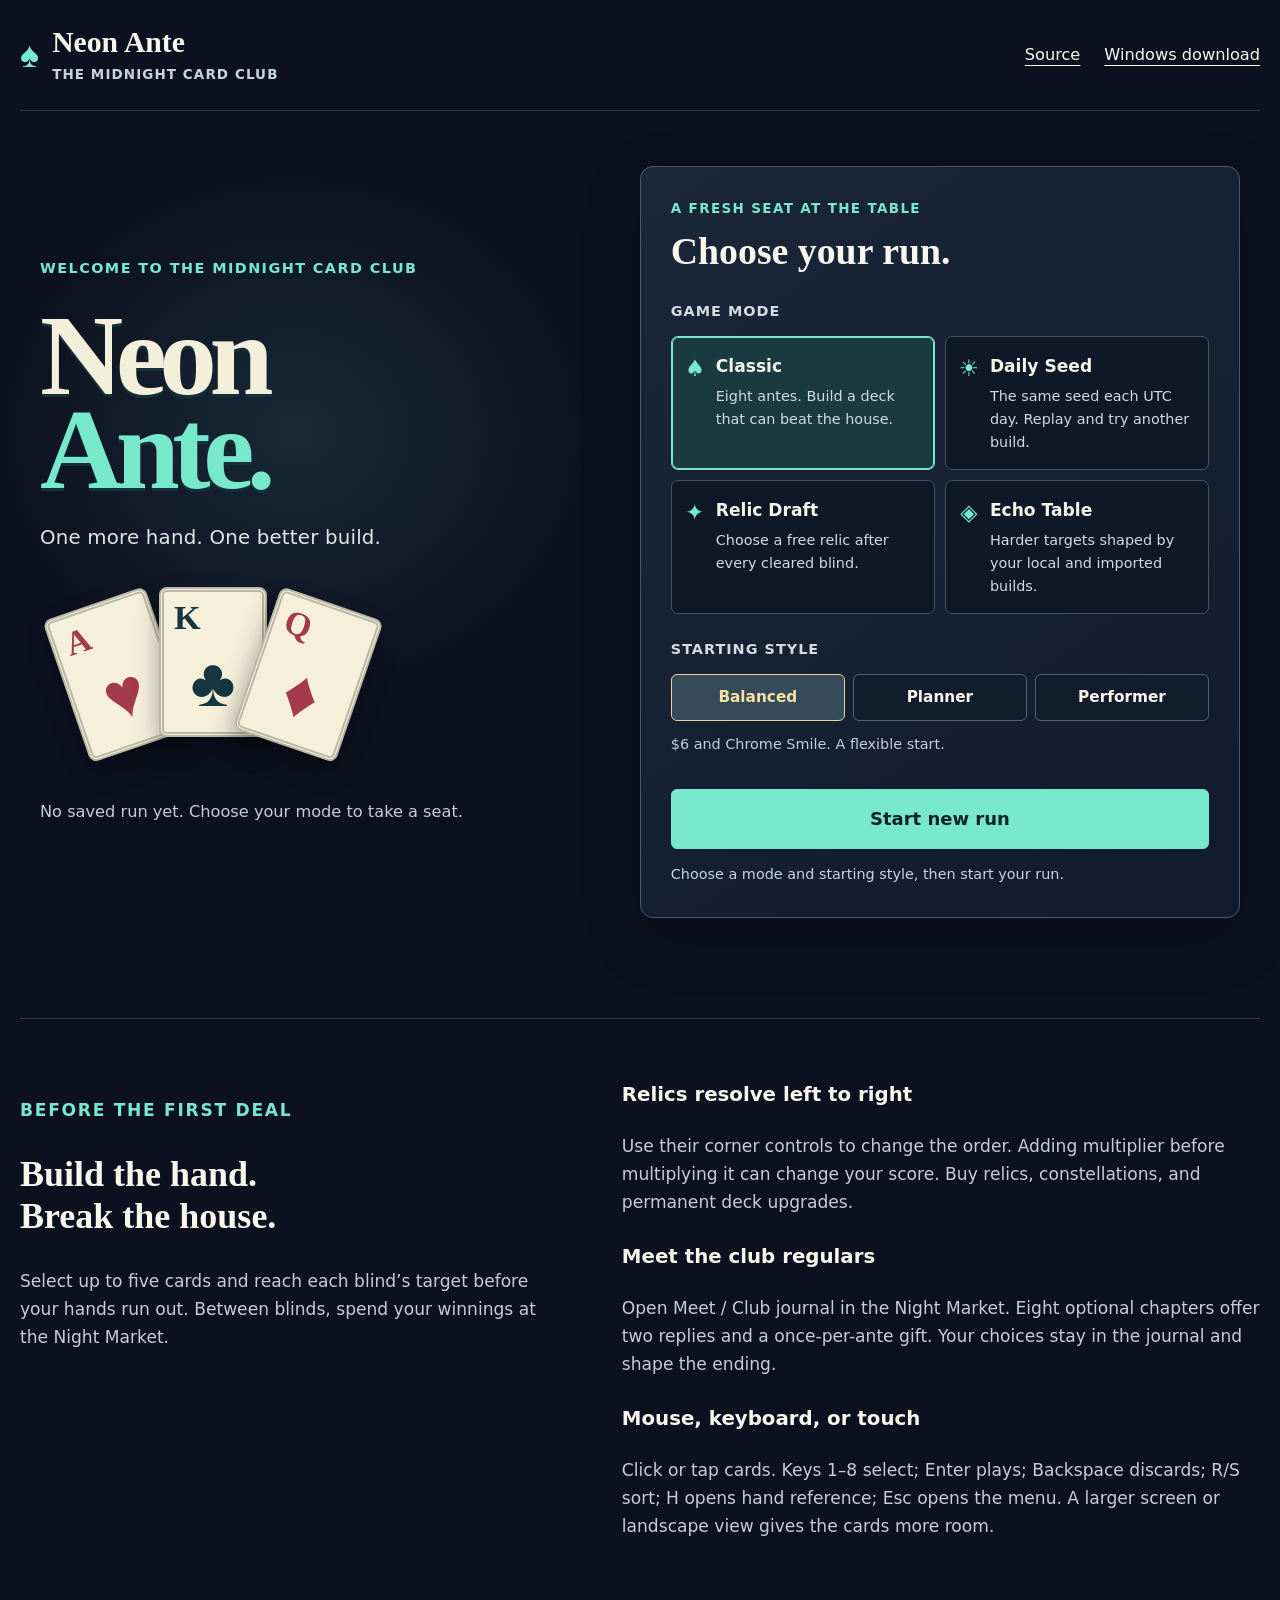
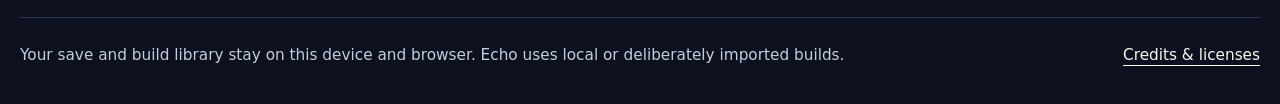
<file: docs/index.html>
<!doctype html>
<html lang="en">
<head>
<meta charset="utf-8"><meta name="viewport" content="width=device-width,initial-scale=1"><meta name="theme-color" content="#0d111f">
<meta name="description" content="Play Neon Ante Poker. Choose your mode, build your deck, and break the house. Your run saves in this browser.">
<title>Neon Ante Poker — The Midnight Card Club</title>
<link rel="stylesheet" href="styles.css?v=club-story-1"><script src="browser.js?v=club-story-1" defer></script>
</head>
<body><div class="game-shell">
<header><a href="https://github.com/schwjh03/Neon-Ante-Poker" class="brand"><span aria-hidden="true">♠</span><span>Neon Ante<small>THE MIDNIGHT CARD CLUB</small></span></a><nav aria-label="Game links"><a href="https://github.com/schwjh03/Neon-Ante-Poker">Source</a><a href="https://github.com/schwjh03/Neon-Ante-Poker/raw/refs/heads/main/docs/downloads/Neon-Ante-Poker-3D-Preview-Windows-x64.zip">Windows download</a></nav></header>
<main>
<section id="start-screen" class="start-screen" aria-labelledby="title-heading">
<div class="start-copy">
<p class="eyebrow">Welcome to the midnight card club</p>
<h1 id="title-heading">Neon<br><em>Ante.</em></h1>
<p class="title-tagline">One more hand. One better build.</p>
<div class="card-fan" aria-hidden="true"><span class="title-card red">A<small>♥</small></span><span class="title-card">K<small>♣</small></span><span class="title-card red">Q<small>♦</small></span></div>
<div id="saved-run" class="saved-run" hidden><span class="eyebrow">Your table is waiting</span><p id="save-summary"></p><button id="continue-run" type="button">Continue saved run</button></div>
<p id="no-save" class="save-hint" hidden>No saved run yet. Choose your mode to take a seat.</p>
</div>
<div class="run-picker"><p class="eyebrow">A fresh seat at the table</p><h2>Choose your run.</h2>
<fieldset class="mode-options"><legend>Game mode</legend>
<label class="mode-option"><input type="radio" name="mode" value="0" checked><span class="mode-mark" aria-hidden="true">♠</span><span><strong>Classic</strong><small>Eight antes. Build a deck that can beat the house.</small></span></label>
<label class="mode-option"><input type="radio" name="mode" value="1"><span class="mode-mark" aria-hidden="true">☀</span><span><strong>Daily Seed</strong><small>The same seed each UTC day. Replay and try another build.</small></span></label>
<label class="mode-option"><input type="radio" name="mode" value="2"><span class="mode-mark" aria-hidden="true">✦</span><span><strong>Relic Draft</strong><small>Choose a free relic after every cleared blind.</small></span></label>
<label class="mode-option"><input type="radio" name="mode" value="3"><span class="mode-mark" aria-hidden="true">◈</span><span><strong>Echo Table</strong><small>Harder targets shaped by your local and imported builds.</small></span></label>
</fieldset>
<fieldset class="starter-options"><legend>Starting style</legend>
<label><input type="radio" name="starter" value="0" checked><span>Balanced</span></label><label><input type="radio" name="starter" value="1"><span>Planner</span></label><label><input type="radio" name="starter" value="2"><span>Performer</span></label>
</fieldset>
<p id="starter-description" class="starter-description">$6 and Chrome Smile. A flexible start.</p>
<button id="play-game" type="button" disabled>Start new run</button><p id="loading-status" role="status">Loading the card club…</p><button id="retry-load" type="button" hidden>Retry loading</button>
</div></section>
<dialog id="replace-run" aria-labelledby="replace-heading" aria-describedby="replace-description"><p class="eyebrow">A new beginning</p><h2 id="replace-heading">Replace your saved run?</h2><p id="replace-description">Starting a new run replaces your current progress. Your saved build library stays available.</p><p id="new-run-summary"></p><div class="dialog-actions"><button id="cancel-new-run" type="button">Keep saved run</button><button id="confirm-new-run" class="primary" type="button">Start new run</button></div></dialog>
<section id="play-screen" hidden aria-label="Game table"><div class="game-toolbar"><p id="storage-note" role="status">Your run stays in this browser.</p><div><button id="title-menu" type="button">Main menu</button><button id="export-build" type="button">Export build</button><label class="file-button" for="build-upload">Import build<input type="file" id="build-upload" accept=".neonbuild,text/plain"></label><button id="fullscreen" type="button">Fullscreen</button></div></div><div id="game-frame" class="game-frame"><canvas id="canvas" width="1280" height="800" tabindex="0" aria-label="Neon Ante Poker game. Click cards to select up to five. Enter plays, Backspace discards, R and S sort. Escape opens the menu."></canvas></div><p id="table-status" class="table-status" role="status" aria-live="polite"></p><p id="build-status" role="status"></p></section>
<section class="how-to" aria-labelledby="how-title"><div><p class="eyebrow">Before the first deal</p><h2 id="how-title">Build the hand.<br>Break the house.</h2><p>Select up to five cards and reach each blind’s target before your hands run out. Between blinds, spend your winnings at the Night Market.</p></div><div><h3>Relics resolve left to right</h3><p>Use their corner controls to change the order. Adding multiplier before multiplying it can change your score. Buy relics, constellations, and permanent deck upgrades.</p><h3>Meet the club regulars</h3><p>Open Meet / Club journal in the Night Market. Eight optional chapters offer two replies and a once-per-ante gift. Your choices stay in the journal and shape the ending.</p><h3>Mouse, keyboard, or touch</h3><p>Click or tap cards. Keys 1–8 select; Enter plays; Backspace discards; R/S sort; H opens hand reference; Esc opens the menu. A larger screen or landscape view gives the cards more room.</p></div></section>
</main><footer><p>Your save and build library stay on this device and browser. Echo uses local or deliberately imported builds.</p><a href="THIRD_PARTY.md">Credits &amp; licenses</a></footer></div></body></html>
</file>
<file: docs/styles.css>
:root{color-scheme:dark;font:18px/1.65 system-ui,Segoe UI,Arial,sans-serif;color:#f8f6ed;background:#0d111f;--mint:#78e8cd;--muted:#c2cddd;--line:#41536d}*{box-sizing:border-box}body{margin:0}a{color:inherit;text-underline-offset:5px}a:hover{color:var(--mint)}button,input{font:inherit}button,.file-button{cursor:pointer}a:focus-visible,button:focus-visible,canvas:focus-visible,.file-button:focus-within{outline:3px solid #80e9d1;outline-offset:4px}[hidden]{display:none!important}.game-shell{width:min(1380px,calc(100% - 40px));margin:auto}header{display:flex;justify-content:space-between;align-items:center;padding:26px 0;gap:24px;border-bottom:1px solid #29394f}.brand{display:flex;gap:13px;align-items:center;text-decoration:none;font:700 1.65rem Georgia,serif}.brand>span:first-child{font-size:2rem;color:var(--mint)}.brand small{display:block;font:650 .75rem/1.5 system-ui;color:#c4d3e4;letter-spacing:.08em;margin-top:5px}nav{display:flex;gap:24px;font-size:.9rem}.start-screen{display:grid;grid-template-columns:.8fr 1.2fr;gap:40px;align-items:center;padding:65px 0}.eyebrow{text-transform:uppercase;font-size:.8rem;letter-spacing:.1em;font-weight:650;color:var(--mint)}h1{font:700 clamp(2.5rem,4vw,4rem)/1.12 Georgia,serif;letter-spacing:-.04em;margin:20px 0 25px}h2{font:700 2rem/1.15 Georgia,serif}h3{font-size:1.1rem}p{color:var(--muted)}.start-copy>p:not(.eyebrow){max-width:480px}.start-screen>img{width:100%;height:auto;box-shadow:0 15px 55px #0007;border:1px solid #4b677b;border-radius:10px}button,.file-button{display:inline-flex;align-items:center;justify-content:center;min-height:46px;padding:10px 17px;border:1px solid #51677f;border-radius:6px;background:#1b2b41;color:#f1f6ff;font-size:.9rem;font-weight:600;text-decoration:none}button:hover,.file-button:hover{background:#2b4660}#play-game{background:var(--mint);border-color:var(--mint);color:#0d2224;padding:14px 26px;min-height:54px;font-size:1rem;margin-top:10px}#play-game:disabled{background:#324c52;color:#c5dad9;cursor:wait}#loading-status{font-size:.85rem;margin-top:21px}.game-toolbar{display:flex;align-items:center;justify-content:space-between;gap:20px;padding:20px 0}.game-toolbar p{font-size:.85rem;margin:0}.game-toolbar>div{display:flex;gap:9px;flex-wrap:wrap}.file-button input{position:absolute;width:1px;height:1px;opacity:0;overflow:hidden}.game-frame{background:#0d111f;border:1px solid #56718a;border-radius:9px;overflow:hidden}canvas{display:block;width:100%;height:auto;aspect-ratio:1.6;touch-action:none}.table-status{font-size:.9rem;color:#daece6;min-height:30px;margin:15px 0 0}#build-status{font-size:.9rem;color:#e6ce91;min-height:24px;margin:8px 0 0}.how-to{display:grid;grid-template-columns:1fr 1.2fr;gap:70px;padding:60px 0;border-top:1px solid #29394f;margin-top:35px}.how-to h3{margin-top:25px}.how-to h3:first-child{margin-top:0}.how-to p{font-size:.95rem}footer{padding:25px 0 35px;border-top:1px solid #29394f;display:flex;align-items:start;gap:35px;justify-content:space-between;font-size:.85rem}footer p{margin:0;max-width:900px}.game-frame:fullscreen{display:flex;align-items:center;justify-content:center;border:0;border-radius:0}.game-frame:fullscreen canvas{width:min(100vw,160vh);height:auto;max-height:100vh;object-fit:contain}@media(max-width:950px){.start-screen{grid-template-columns:1fr;gap:35px;padding:40px 0}.start-copy{max-width:650px}.how-to{gap:35px}.game-toolbar{display:block}.game-toolbar>div{margin-top:14px}nav{flex-wrap:wrap;gap:12px 20px}}@media(max-width:600px){.game-shell{width:calc(100% - 24px)}header{display:block;padding:20px 0}nav{margin-top:20px}.brand{font-size:1.5rem}h1{font-size:2.8rem}.how-to{grid-template-columns:1fr;gap:20px;padding:35px 0}.game-toolbar button,.file-button{font-size:.85rem;padding:9px 13px}footer{display:block}footer a{display:inline-block;margin-top:18px}.table-status{font-size:.85rem}}@media(prefers-reduced-motion:reduce){*{scroll-behavior:auto!important}}

/* Title screen: the table stays hidden and paused until the player chooses a run. */
.start-screen{grid-template-columns:minmax(0,.85fr) minmax(0,1fr);gap:clamp(40px,7vw,110px);padding:55px 20px 65px;align-items:center}
.start-copy{position:relative;min-width:0}
.start-copy:before{content:"";position:absolute;inset:-70px -40px 25%;z-index:-1;background:radial-gradient(ellipse,#25485670,transparent 70%);pointer-events:none}
#title-heading{font:700 clamp(5rem,9vw,8rem)/.82 Georgia,serif;letter-spacing:-.065em;margin:27px 0 25px;color:#f4efda;text-shadow:0 3px #153138}
#title-heading em{color:var(--mint);font-style:normal}
.title-tagline{font-size:1.1rem;color:#e1e5e6;letter-spacing:.01em}
.card-fan{height:190px;position:relative;margin:32px 0 22px;max-width:350px;isolation:isolate}
.title-card{position:absolute;left:58px;top:7px;width:108px;height:150px;border-radius:8px;background:#f6f0db;color:#163642;border:5px double #b9b8a6;box-shadow:0 12px 25px #0005;font:700 1.9rem Georgia,serif;padding:7px 10px;transform:rotate(-19deg);transform-origin:50% 120%;user-select:none}
.title-card small{display:block;text-align:center;font-size:3.8rem;margin-top:12px;line-height:1}
.title-card:nth-child(2){left:119px;top:0;transform:rotate(0deg)}
.title-card:nth-child(3){left:180px;top:7px;transform:rotate(19deg)}
.title-card.red{color:#a33b4b}
.saved-run{padding:20px 0 0;border-top:1px solid #42576c;max-width:450px}
.saved-run p{font-size:.9rem;margin:10px 0 16px;color:#dbe6ed;line-height:1.7}
#continue-run{width:100%;color:#091c22;background:#e8d090;border-color:#e8d090;min-height:52px;font-size:1rem}
#continue-run:hover{background:#fae5ad}
.save-hint{font-size:.9rem;max-width:350px}
.run-picker{background:linear-gradient(145deg,#1c293ce6,#131b2fe6);border:1px solid #475a71;border-radius:13px;padding:30px;box-shadow:0 20px 60px #0003;min-width:0}
.run-picker>.eyebrow{margin:0 0 10px;font-size:.75rem}
.run-picker h2{font-size:2.1rem;margin:0 0 27px}
fieldset{border:0;padding:0;margin:0;min-width:0}
legend{padding:0;margin-bottom:12px;font-size:.8rem;color:#d3dcdf;font-weight:650;letter-spacing:.07em;text-transform:uppercase}
.mode-options{display:grid;grid-template-columns:1fr 1fr;gap:10px}
.mode-option{display:flex;position:relative;align-items:flex-start;gap:10px;border:1px solid #41536a;border-radius:7px;padding:15px 12px;cursor:pointer;background:#0e1827;min-height:122px;transition:border-color .15s,background .15s}
.mode-option:hover{border-color:#92bfb9;background:#182c38}
.mode-option:has(input:checked){border-color:var(--mint);background:#193b40;box-shadow:inset 0 0 0 1px var(--mint)}
.mode-option input,.starter-options input{position:absolute;opacity:0;width:1px;height:1px}
.mode-option:has(input:focus-visible),.starter-options label:has(input:focus-visible){outline:3px solid #e8d090;outline-offset:4px}
.mode-mark{color:var(--mint);font-size:1.25rem;line-height:1.5;width:22px;flex-shrink:0;text-align:center}
.mode-option strong{font-size:.95rem;display:block;color:#f4f4e9;margin-bottom:5px}
.mode-option small{display:block;color:#cfdae3;font-size:.8rem;line-height:1.6}
.starter-options{display:flex;gap:8px;margin-top:24px}
.starter-options label{position:relative;flex:1;cursor:pointer;min-width:0;border:1px solid #4c617b;border-radius:6px;text-align:center;background:#111c2c}
.starter-options span{display:block;font-size:.85rem;padding:10px 6px;font-weight:600}
.starter-options label:has(input:checked){background:#354b59;border-color:#e8d090;color:#f8e1a2}
.starter-description{font-size:.8rem;line-height:1.6;min-height:44px;margin:12px 0}
#play-game{display:block;width:100%;margin:0;font-size:1rem;min-height:54px}
#play-game:hover:not(:disabled){background:#9df5df}
#loading-status{font-size:.8rem;line-height:1.6;min-height:24px;margin:14px 0 0;color:#c7d5df}
button:disabled{opacity:.6;cursor:wait}
#replace-run{color:#f8f6ed;background:#192539;border:1px solid #688399;border-radius:12px;padding:32px;width:min(540px,calc(100% - 32px));box-shadow:0 25px 100px #0008}
#replace-run::backdrop{background:#060a18c9;backdrop-filter:blur(5px)}
#replace-run h2{font-size:1.8rem;margin:15px 0 20px}
#replace-run p{font-size:.95rem}
#new-run-summary{padding:14px;border:1px solid #567184;border-radius:6px;color:#f0da9f}
.dialog-actions{display:flex;flex-wrap:wrap;gap:12px;margin-top:25px;justify-content:flex-end}
.dialog-actions .primary{background:var(--mint);color:#102b31;border-color:var(--mint)}
.is-playing .how-to,.is-playing footer{display:none}
.is-playing header{padding:14px 0}
.game-toolbar>div{justify-content:flex-end}
@media(max-width:1050px){.start-screen{gap:35px;padding:45px 0}.run-picker{padding:24px}.mode-options{grid-template-columns:1fr}.mode-option{min-height:0;padding:11px 12px}.mode-option strong{margin-bottom:2px}.card-fan{margin-top:40px}}
@media(max-width:720px){.start-screen{grid-template-columns:1fr;padding:35px 0;gap:30px}.start-copy{display:flex;flex-direction:column;align-items:center;text-align:center}.start-copy>.eyebrow{font-size:.7rem;margin:0}#title-heading{font-size:5rem;line-height:.9;margin:22px 0 14px}#title-heading br{display:none}#title-heading em:before{content:" "}.title-tagline{font-size:.95rem;margin:0}.card-fan{display:none}.saved-run{margin:24px 0 0;width:100%;max-width:none;padding-top:18px}.saved-run .eyebrow{font-size:.75rem}.saved-run p{margin:7px 0 13px}.save-hint{margin:18px 0 0}.run-picker{padding:22px}.mode-options{grid-template-columns:1fr 1fr}.mode-option{display:block;padding:13px;min-height:155px}.mode-mark{display:block;margin-bottom:5px}.starter-options span{font-size:.8rem}.run-picker h2{font-size:1.8rem;margin-bottom:22px}.starter-description{min-height:52px}.game-toolbar>div{justify-content:flex-start}.game-toolbar button{font-size:.75rem}.is-playing nav{display:none}.is-playing header{padding:10px 0}.is-playing .brand{font-size:1.2rem}.is-playing .brand small{font-size:.65rem}.is-playing .game-toolbar{padding:12px 0}}
@media(prefers-reduced-motion:reduce){.mode-option{transition:none}}
@media(max-width:720px){.start-copy:before{inset:-20px 0 0}#title-heading{font-size:clamp(2.6rem,13vw,5rem);max-width:100%}}
</file>
